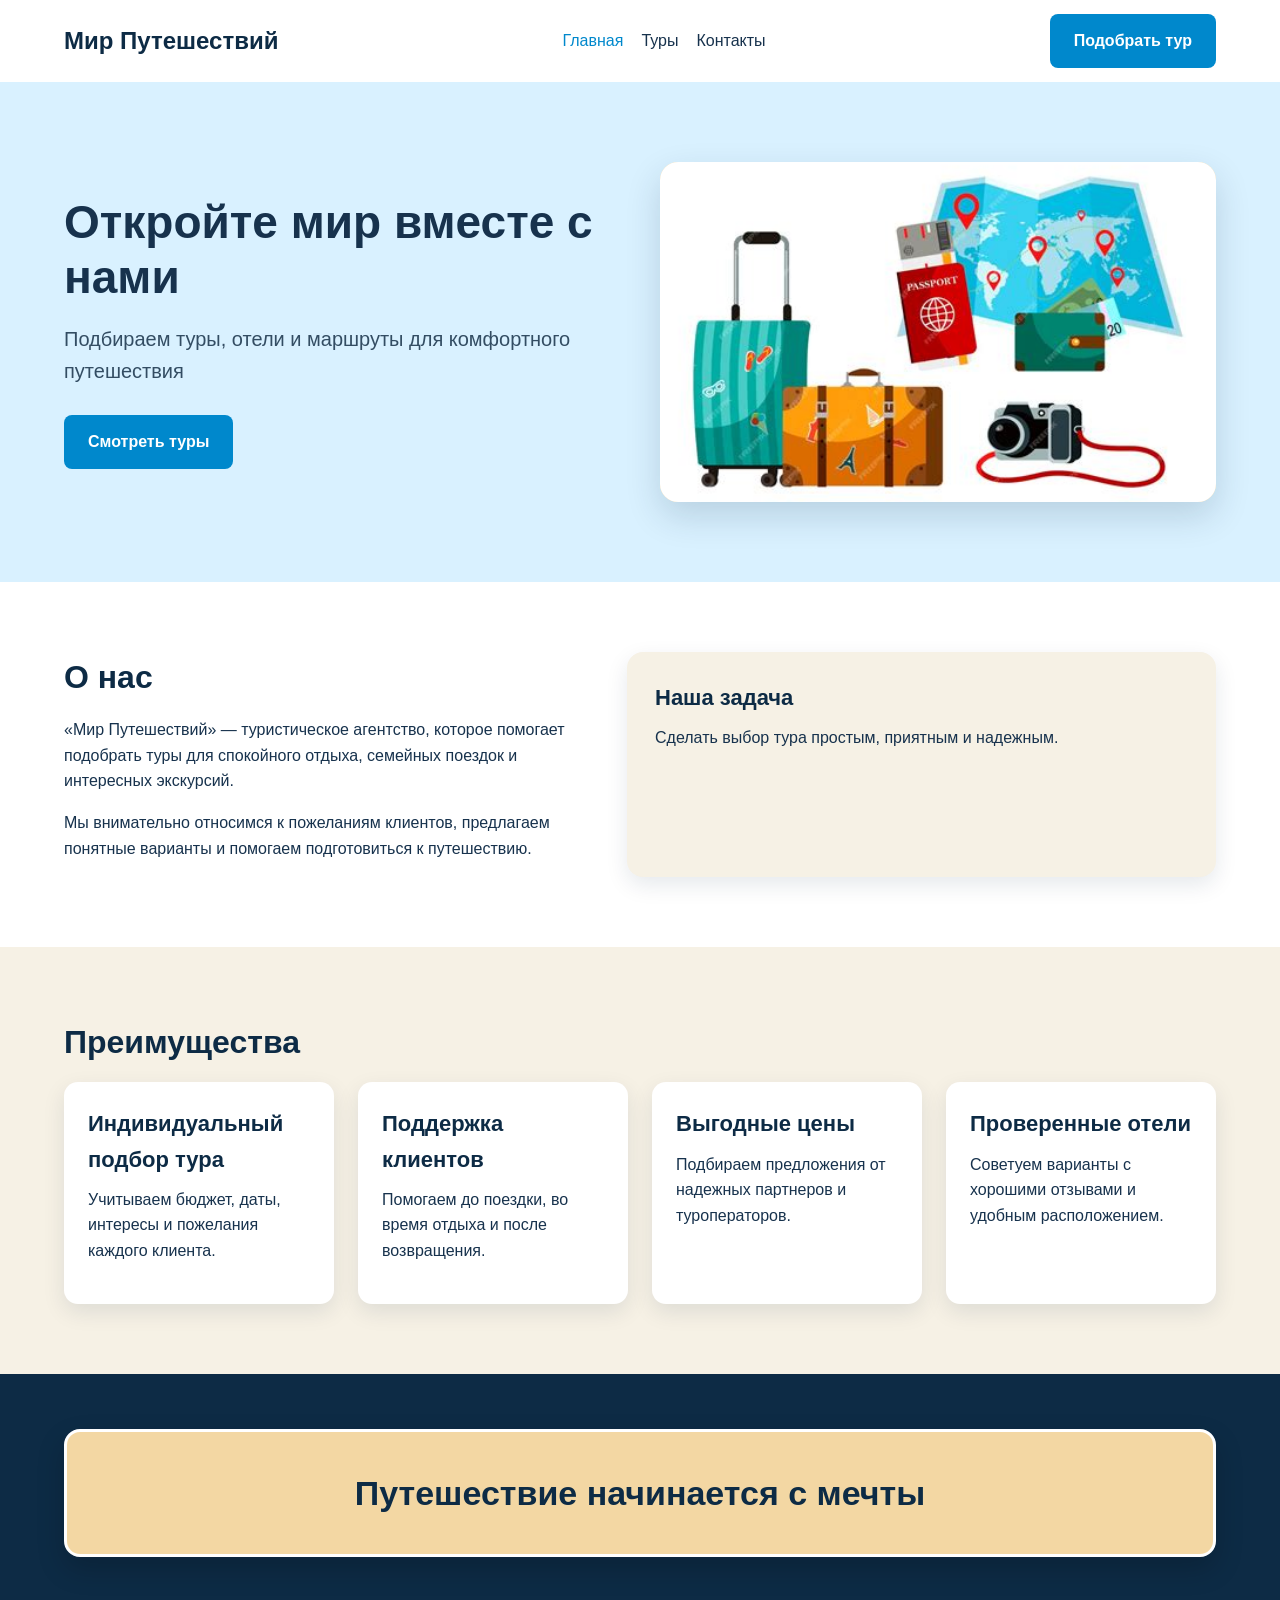
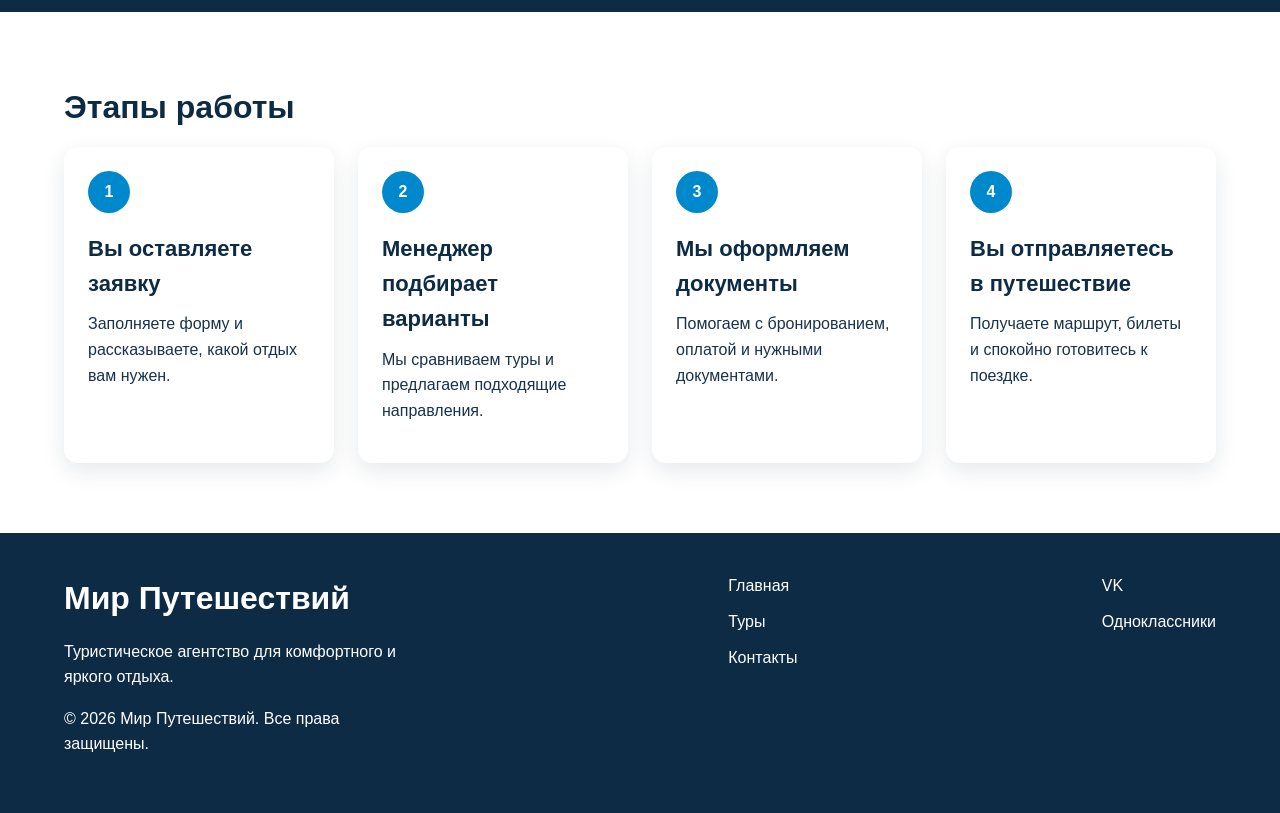
<file: index.html>
<!DOCTYPE html>
<html lang="ru">
<head>
    <!-- Настройки страницы -->
    <meta charset="UTF-8">
    <meta name="viewport" content="width=device-width, initial-scale=1.0">
    <title>Мир Путешествий — главная</title>

    <!-- Подключение общего CSS-файла -->
    <link rel="stylesheet" href="style.css">
</head>
<body>

    <!-- Шапка сайта: логотип, меню и кнопка -->
    <header class="header">
        <div class="container header-content">
            <a class="logo" href="index.html">Мир Путешествий</a>

            <!-- Главное меню сайта -->
            <nav class="menu">
                <a class="active-link" href="index.html">Главная</a>
                <a href="tours.html">Туры</a>
                <a href="contacts.html">Контакты</a>
            </nav>

            <a class="button header-button" href="contacts.html">Подобрать тур</a>
        </div>
    </header>

    <!-- Основное содержимое главной страницы -->
    <main>

        <!-- Главный экран сайта -->
        <section class="hero">
            <div class="container hero-content">
                <div class="hero-text">
                    <h1>Откройте мир вместе с нами</h1>
                    <p>Подбираем туры, отели и маршруты для комфортного путешествия</p>
                    <a class="button" href="tours.html">Смотреть туры</a>
                </div>

                <!-- Главное изображение сайта -->
                <!-- Изображение должно находиться в папке assets с именем hero.jpg -->
                <div class="hero-image">
                    <img class="hero-photo" src="assets/hero.jpg" alt="Путешествие у моря">
                </div>
            </div>
        </section>

        <!-- Раздел "О нас" -->
        <section class="section">
            <div class="container about-block">
                <div>
                    <h2>О нас</h2>
                    <p>
                        «Мир Путешествий» — туристическое агентство, которое помогает
                        подобрать туры для спокойного отдыха, семейных поездок и
                        интересных экскурсий.
                    </p>
                    <p>
                        Мы внимательно относимся к пожеланиям клиентов, предлагаем
                        понятные варианты и помогаем подготовиться к путешествию.
                    </p>
                </div>

                <div class="about-card">
                    <h3>Наша задача</h3>
                    <p>Сделать выбор тура простым, приятным и надежным.</p>
                </div>
            </div>
        </section>

        <!-- Раздел преимуществ компании -->
        <section class="section section-light">
            <div class="container">
                <h2>Преимущества</h2>

                <div class="benefit-list">
                    <article class="benefit-card">
                        <h3>Индивидуальный подбор тура</h3>
                        <p>Учитываем бюджет, даты, интересы и пожелания каждого клиента.</p>
                    </article>

                    <article class="benefit-card">
                        <h3>Поддержка клиентов</h3>
                        <p>Помогаем до поездки, во время отдыха и после возвращения.</p>
                    </article>

                    <article class="benefit-card">
                        <h3>Выгодные цены</h3>
                        <p>Подбираем предложения от надежных партнеров и туроператоров.</p>
                    </article>

                    <article class="benefit-card">
                        <h3>Проверенные отели</h3>
                        <p>Советуем варианты с хорошими отзывами и удобным расположением.</p>
                    </article>
                </div>
            </div>
        </section>

        <!-- Кастомный декоративный HTML/CSS-блок -->
        <section class="quote-section">
            <div class="container">
                <div class="quote-box">
                    <p>Путешествие начинается с мечты</p>
                </div>
            </div>
        </section>

        <!-- Раздел с этапами работы -->
        <section class="section">
            <div class="container">
                <h2>Этапы работы</h2>

                <div class="step-list">
                    <article class="step-card">
                        <span>1</span>
                        <h3>Вы оставляете заявку</h3>
                        <p>Заполняете форму и рассказываете, какой отдых вам нужен.</p>
                    </article>

                    <article class="step-card">
                        <span>2</span>
                        <h3>Менеджер подбирает варианты</h3>
                        <p>Мы сравниваем туры и предлагаем подходящие направления.</p>
                    </article>

                    <article class="step-card">
                        <span>3</span>
                        <h3>Мы оформляем документы</h3>
                        <p>Помогаем с бронированием, оплатой и нужными документами.</p>
                    </article>

                    <article class="step-card">
                        <span>4</span>
                        <h3>Вы отправляетесь в путешествие</h3>
                        <p>Получаете маршрут, билеты и спокойно готовитесь к поездке.</p>
                    </article>
                </div>
            </div>
        </section>
    </main>

    <!-- Подвал сайта -->
    <footer class="footer">
        <div class="container footer-content">
            <div class="footer-about">
                <h2>Мир Путешествий</h2>
                <p>Туристическое агентство для комфортного и яркого отдыха.</p>
                <p>© 2026 Мир Путешествий. Все права защищены.</p>
            </div>

            <!-- Меню в подвале -->
            <nav class="footer-menu">
                <a href="index.html">Главная</a>
                <a href="tours.html">Туры</a>
                <a href="contacts.html">Контакты</a>
            </nav>

            <!-- Ссылки на социальные сети -->
            <div class="footer-social">
                <a href="https://vk.com/example" target="_blank" rel="noopener noreferrer">VK</a>
                <a href="https://ok.ru/example" target="_blank" rel="noopener noreferrer">Одноклассники</a>
            </div>
        </div>
    </footer>
</body>
</html>
</file>
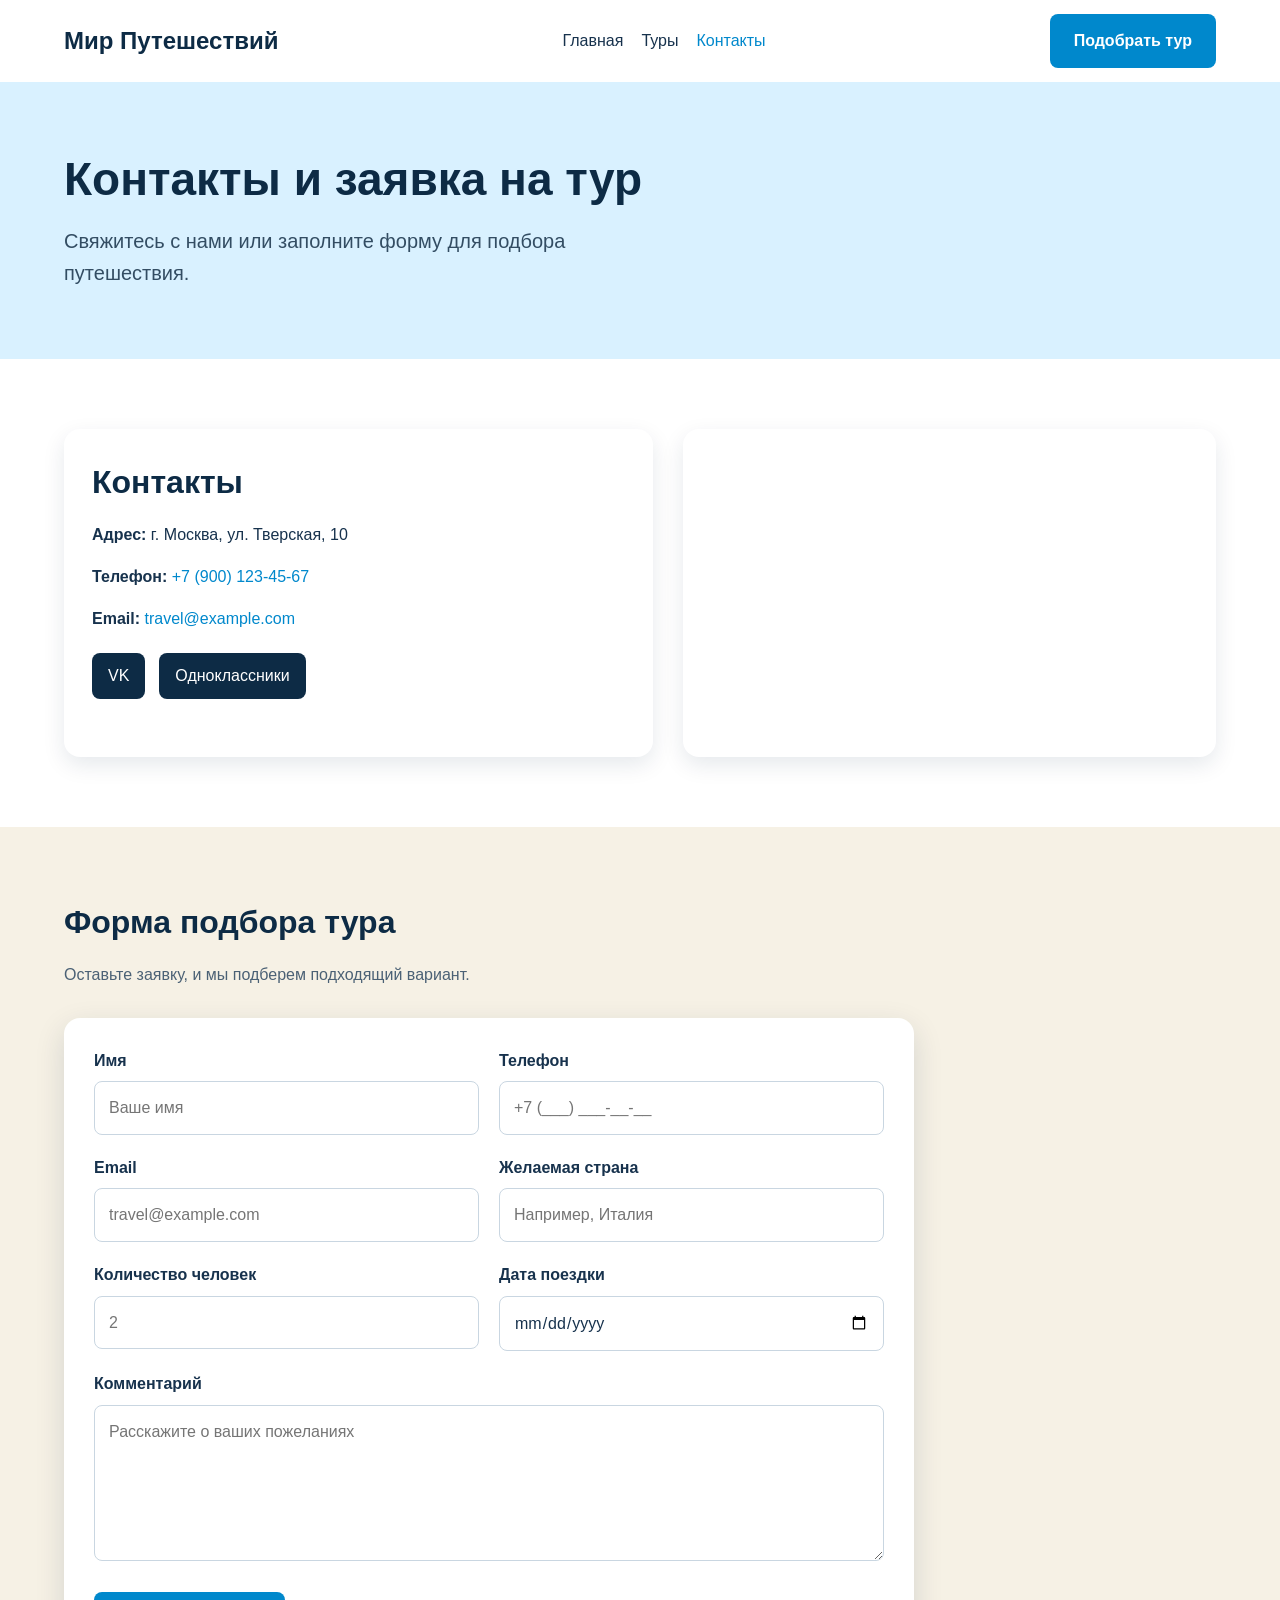
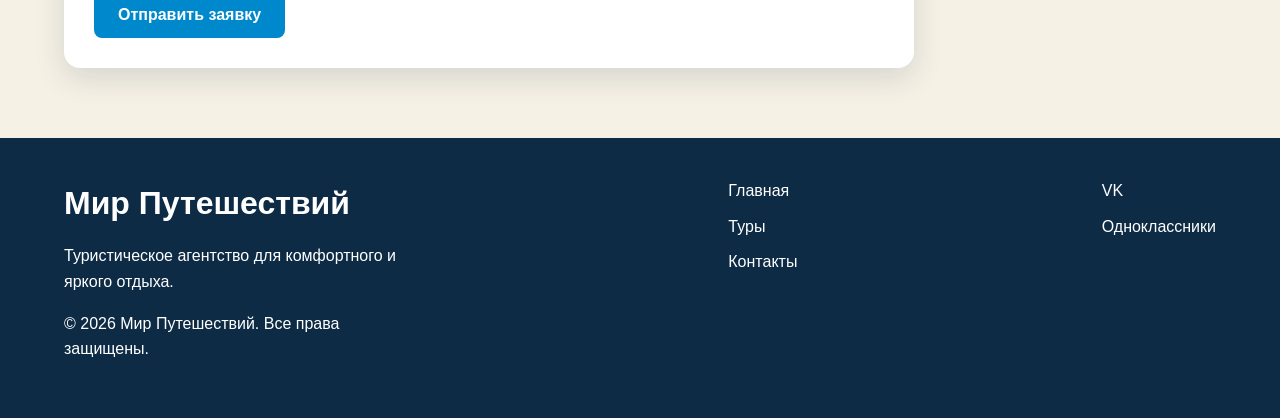
<file: contacts.html>
<!DOCTYPE html>
<html lang="ru">
<head>
    <!-- Настройки страницы -->
    <meta charset="UTF-8">
    <meta name="viewport" content="width=device-width, initial-scale=1.0">
    <title>Мир Путешествий — контакты</title>

    <!-- Подключение общего CSS-файла -->
    <link rel="stylesheet" href="./style.css">
</head>
<body>

    <!-- Шапка сайта: одинаковая на всех страницах -->
    <header class="header">
        <div class="container header-content">
            <a class="logo" href="./index.html">Мир Путешествий</a>

            <!-- Главное меню сайта -->
            <nav class="menu">
                <a href="./index.html">Главная</a>
                <a href="./tours.html">Туры</a>
                <a class="active-link" href="./contacts.html">Контакты</a>
            </nav>

            <a class="button header-button" href="#request">Подобрать тур</a>
        </div>
    </header>

    <!-- Основное содержимое страницы контактов -->
    <main>

        <!-- Верхний блок страницы -->
        <section class="page-top">
            <div class="container">
                <h1>Контакты и заявка на тур</h1>
                <p>Свяжитесь с нами или заполните форму для подбора путешествия.</p>
            </div>
        </section>

        <!-- Раздел с контактами и картой -->
        <section class="section">
            <div class="container contact-block">

                <!-- Контактная информация -->
                <article class="contact-info">
                    <h2>Контакты</h2>
                    <p><strong>Адрес:</strong> г. Москва, ул. Тверская, 10</p>
                    <p><strong>Телефон:</strong> <a href="tel:+79001234567">+7 (900) 123-45-67</a></p>
                    <p><strong>Email:</strong> <a href="mailto:travel@example.com">travel@example.com</a></p>

                    <!-- Ссылки на социальные сети -->
                    <div class="social-links">
                        <a href="https://vk.com/example" target="_blank" rel="noopener noreferrer">VK</a>
                        <a href="https://ok.ru/example" target="_blank" rel="noopener noreferrer">Одноклассники</a>
                    </div>
                </article>

                <!-- Встроенная карта -->
                <div class="map-box">
                    <iframe 
                        src="https://yandex.ru/map-widget/v1/?ll=37.615560%2C55.760186&z=14" 
                        title="Карта офиса Мир Путешествий">
                    </iframe>
                </div>
            </div>
        </section>

        <!-- Раздел с формой заявки -->
        <section class="section section-light" id="request">
            <div class="container">
                <h2>Форма подбора тура</h2>
                <p class="section-text">Оставьте заявку, и мы подберем подходящий вариант.</p>

                <!-- Форма заявки -->
                <!-- JavaScript не используется. Форма отправляется через mailto -->
                <form class="request-form" action="mailto:travel@example.com" method="post" enctype="text/plain">

                    <!-- Первая строка формы -->
                    <div class="form-row">
                        <div class="form-field">
                            <label for="name">Имя</label>
                            <input type="text" id="name" name="Имя" placeholder="Ваше имя" required>
                        </div>

                        <div class="form-field">
                            <label for="phone">Телефон</label>
                            <input type="tel" id="phone" name="Телефон" placeholder="+7 (___) ___-__-__" required>
                        </div>
                    </div>

                    <!-- Вторая строка формы -->
                    <div class="form-row">
                        <div class="form-field">
                            <label for="email">Email</label>
                            <input type="email" id="email" name="Email" placeholder="travel@example.com" required>
                        </div>

                        <div class="form-field">
                            <label for="country">Желаемая страна</label>
                            <input type="text" id="country" name="Желаемая страна" placeholder="Например, Италия" required>
                        </div>
                    </div>

                    <!-- Третья строка формы -->
                    <div class="form-row">
                        <div class="form-field">
                            <label for="people">Количество человек</label>
                            <input type="number" id="people" name="Количество человек" min="1" placeholder="2" required>
                        </div>

                        <div class="form-field">
                            <label for="date">Дата поездки</label>
                            <input type="date" id="date" name="Дата поездки" required>
                        </div>
                    </div>

                    <!-- Поле для комментария -->
                    <div class="form-field">
                        <label for="comment">Комментарий</label>
                        <textarea id="comment" name="Комментарий" rows="5" placeholder="Расскажите о ваших пожеланиях"></textarea>
                    </div>

                    <!-- Кнопка отправки формы -->
                    <button class="button form-button" type="submit">Отправить заявку</button>
                </form>
            </div>
        </section>
    </main>

    <!-- Подвал сайта -->
    <footer class="footer">
        <div class="container footer-content">
            <div class="footer-about">
                <h2>Мир Путешествий</h2>
                <p>Туристическое агентство для комфортного и яркого отдыха.</p>
                <p>© 2026 Мир Путешествий. Все права защищены.</p>
            </div>

            <!-- Меню в подвале -->
            <nav class="footer-menu">
                <a href="./index.html">Главная</a>
                <a href="./tours.html">Туры</a>
                <a href="./contacts.html">Контакты</a>
            </nav>

            <!-- Ссылки на социальные сети -->
            <div class="footer-social">
                <a href="https://vk.com/example" target="_blank" rel="noopener noreferrer">VK</a>
                <a href="https://ok.ru/example" target="_blank" rel="noopener noreferrer">Одноклассники</a>
            </div>
        </div>
    </footer>
</body>
</html>
</file>
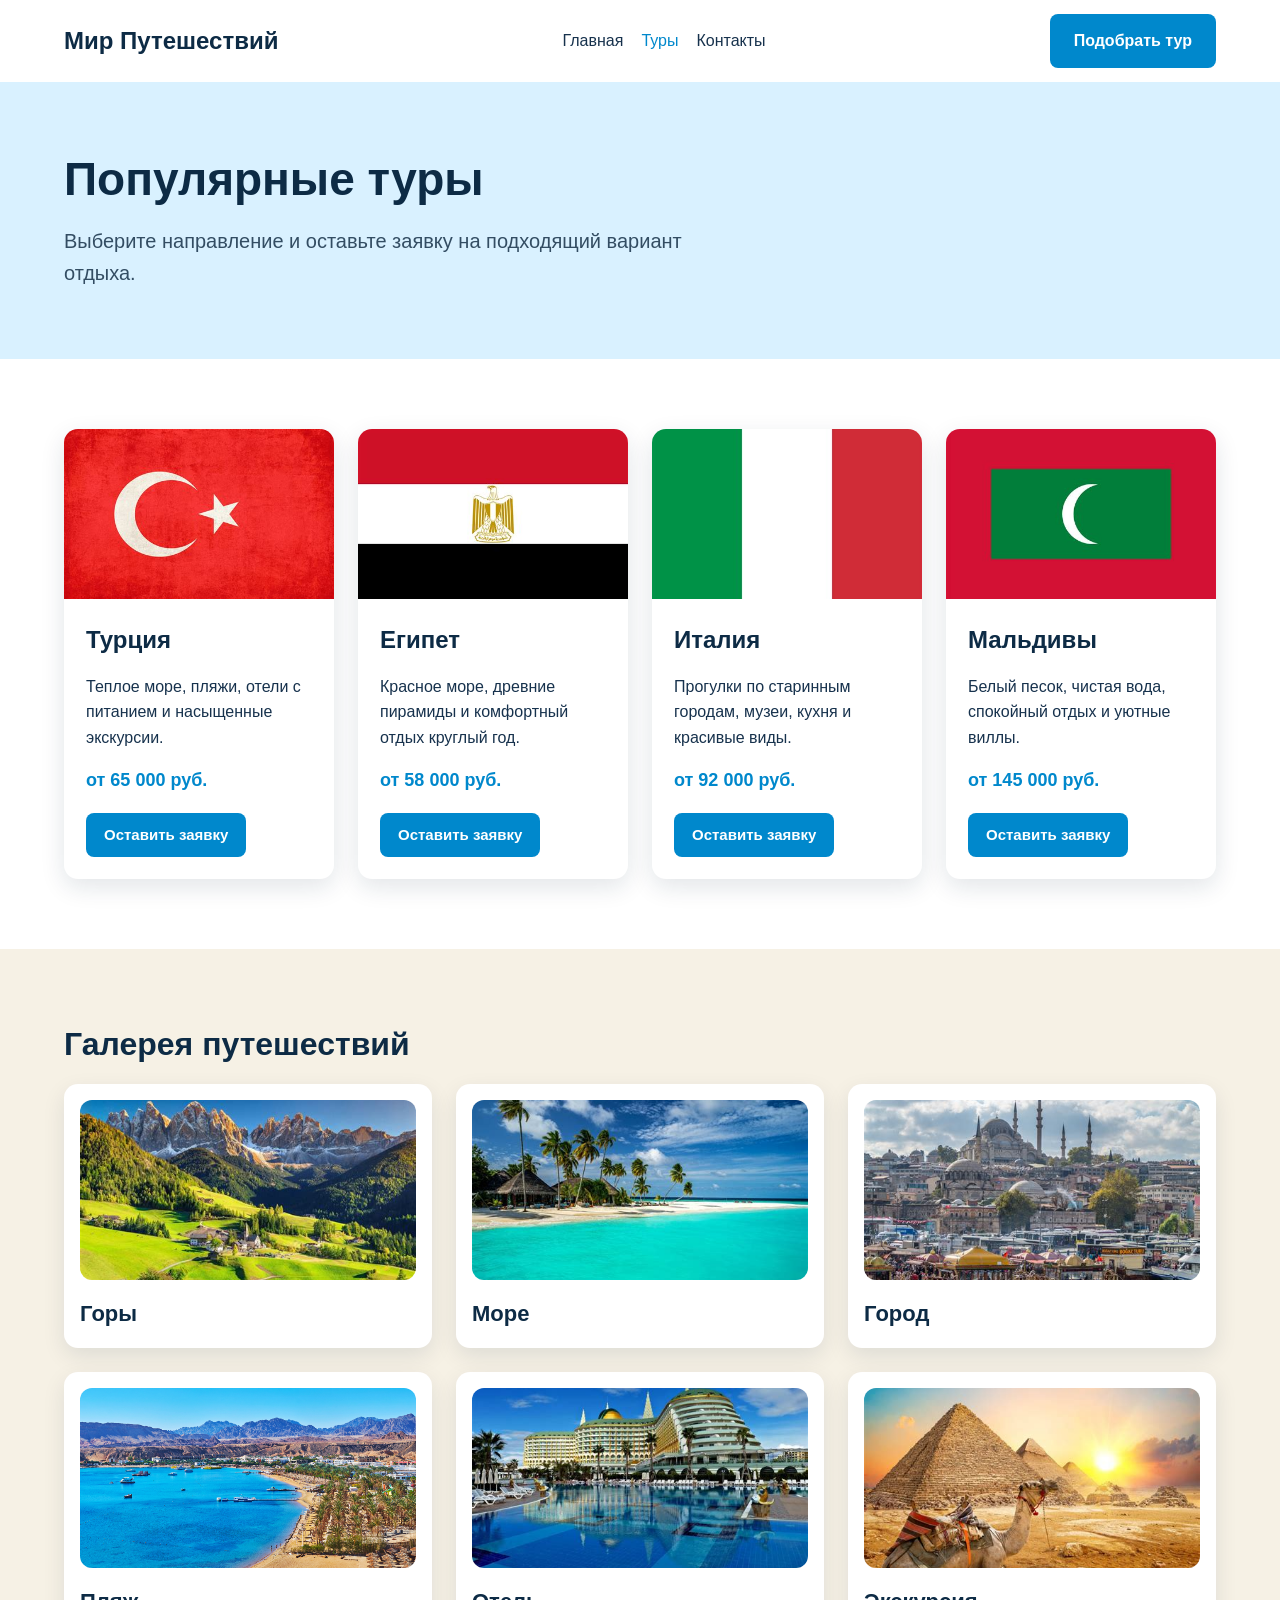
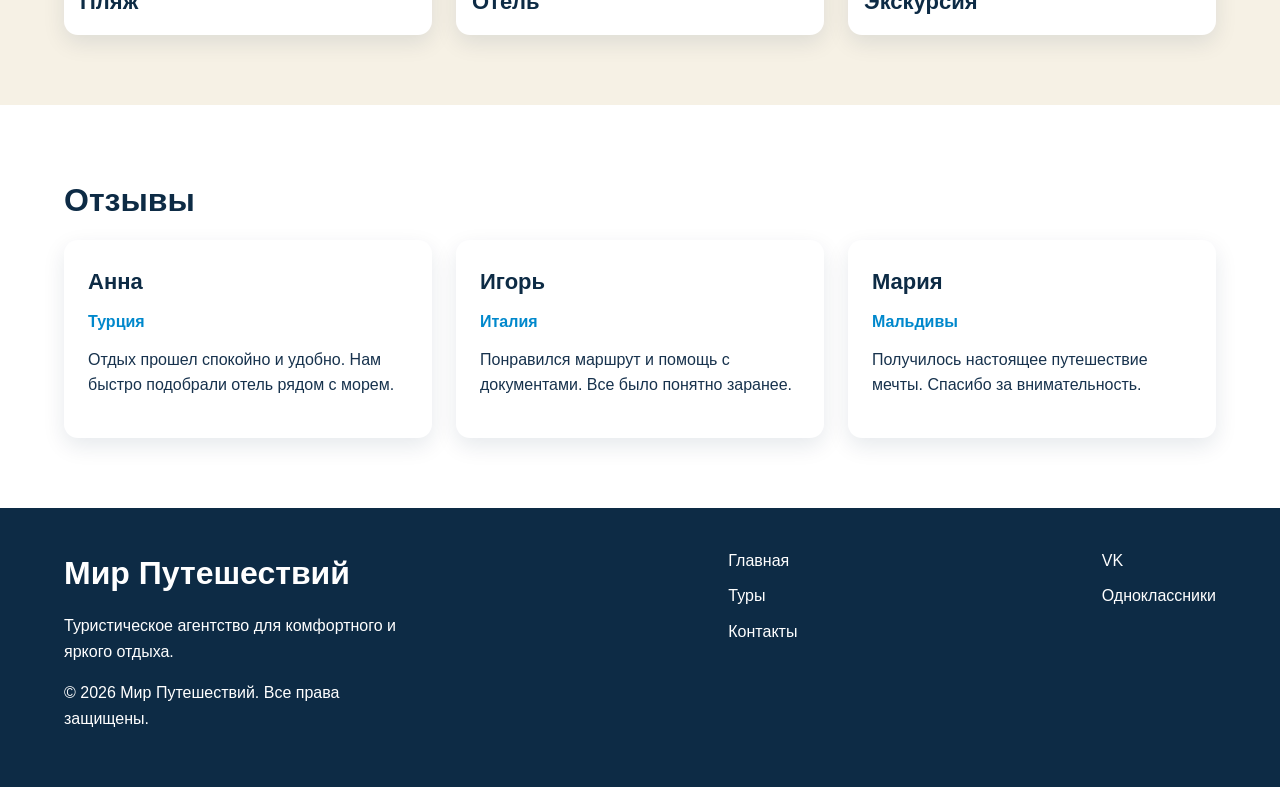
<file: tours.html>
<!DOCTYPE html>
<html lang="ru">
<head>
    <meta charset="UTF-8">
    <meta name="viewport" content="width=device-width, initial-scale=1.0">
    <title>Мир Путешествий — туры</title>
    <link rel="stylesheet" href="./style.css">
</head>
<body>
    <header class="header">
        <div class="container header-content">
            <a class="logo" href="./index.html">Мир Путешествий</a>

            <nav class="menu">
                <a href="./index.html">Главная</a>
                <a class="active-link" href="./tours.html">Туры</a>
                <a href="./contacts.html">Контакты</a>
            </nav>

            <a class="button header-button" href="./contacts.html">Подобрать тур</a>
        </div>
    </header>

    <main>
        <section class="page-top">
            <div class="container">
                <h1>Популярные туры</h1>
                <p>Выберите направление и оставьте заявку на подходящий вариант отдыха.</p>
            </div>
        </section>

        <section class="section">
            <div class="container">
                <div class="tour-list">
                    <article class="tour-card">
                        <img class="tour-image" src="./assets/turkey.jpg" alt="Турция">
                        <div class="tour-info">
                            <h2>Турция</h2>
                            <p>Теплое море, пляжи, отели с питанием и насыщенные экскурсии.</p>
                            <p class="price">от 65 000 руб.</p>
                            <a class="small-button" href="./contacts.html">Оставить заявку</a>
                        </div>
                    </article>

                    <article class="tour-card">
                        <img class="tour-image" src="./assets/egypt.jpg" alt="Египет">
                        <div class="tour-info">
                            <h2>Египет</h2>
                            <p>Красное море, древние пирамиды и комфортный отдых круглый год.</p>
                            <p class="price">от 58 000 руб.</p>
                            <a class="small-button" href="./contacts.html">Оставить заявку</a>
                        </div>
                    </article>

                    <article class="tour-card">
                        <img class="tour-image" src="./assets/italy.jpg" alt="Италия">
                        <div class="tour-info">
                            <h2>Италия</h2>
                            <p>Прогулки по старинным городам, музеи, кухня и красивые виды.</p>
                            <p class="price">от 92 000 руб.</p>
                            <a class="small-button" href="./contacts.html">Оставить заявку</a>
                        </div>
                    </article>

                    <article class="tour-card">
                        <img class="tour-image" src="./assets/maldives.jpg" alt="Мальдивы">
                        <div class="tour-info">
                            <h2>Мальдивы</h2>
                            <p>Белый песок, чистая вода, спокойный отдых и уютные виллы.</p>
                            <p class="price">от 145 000 руб.</p>
                            <a class="small-button" href="./contacts.html">Оставить заявку</a>
                        </div>
                    </article>
                </div>
            </div>
        </section>

        <section class="section section-light">
            <div class="container">
                <h2>Галерея путешествий</h2>

                <div class="gallery-list">
                    <article class="gallery-card">
                        <img class="gallery-image" src="./assets/gallery-1.jpg" alt="Горы">
                        <h3>Горы</h3>
                    </article>

                    <article class="gallery-card">
                        <img class="gallery-image" src="./assets/gallery-2.jpg" alt="Море">
                        <h3>Море</h3>
                    </article>

                    <article class="gallery-card">
                        <img class="gallery-image" src="./assets/gallery-3.jpg" alt="Город">
                        <h3>Город</h3>
                    </article>

                    <article class="gallery-card">
                        <img class="gallery-image" src="./assets/gallery-4.jpg" alt="Пляж">
                        <h3>Пляж</h3>
                    </article>

                    <article class="gallery-card">
                        <img class="gallery-image" src="./assets/gallery-5.jpg" alt="Отель">
                        <h3>Отель</h3>
                    </article>

                    <article class="gallery-card">
                        <img class="gallery-image" src="./assets/gallery-6.jpg" alt="Экскурсия">
                        <h3>Экскурсия</h3>
                    </article>
                </div>
            </div>
        </section>

        <section class="section">
            <div class="container">
                <h2>Отзывы</h2>

                <div class="review-list">
                    <article class="review-card">
                        <h3>Анна</h3>
                        <p class="review-place">Турция</p>
                        <p>Отдых прошел спокойно и удобно. Нам быстро подобрали отель рядом с морем.</p>
                    </article>

                    <article class="review-card">
                        <h3>Игорь</h3>
                        <p class="review-place">Италия</p>
                        <p>Понравился маршрут и помощь с документами. Все было понятно заранее.</p>
                    </article>

                    <article class="review-card">
                        <h3>Мария</h3>
                        <p class="review-place">Мальдивы</p>
                        <p>Получилось настоящее путешествие мечты. Спасибо за внимательность.</p>
                    </article>
                </div>
            </div>
        </section>
    </main>

    <footer class="footer">
        <div class="container footer-content">
            <div class="footer-about">
                <h2>Мир Путешествий</h2>
                <p>Туристическое агентство для комфортного и яркого отдыха.</p>
                <p>© 2026 Мир Путешествий. Все права защищены.</p>
            </div>

            <nav class="footer-menu">
                <a href="./index.html">Главная</a>
                <a href="./tours.html">Туры</a>
                <a href="./contacts.html">Контакты</a>
            </nav>

            <div class="footer-social">
                <a href="https://vk.com/example" target="_blank">VK</a>
                <a href="https://ok.ru/example" target="_blank">Одноклассники</a>
            </div>
        </div>
    </footer>
</body>
</html>
</file>
<file: style.css>
/* Общие настройки для всех элементов */
* {
    box-sizing: border-box;
}

/* Общие стили страницы */
body {
    margin: 0;
    font-family: Arial, sans-serif;
    color: #17324d;
    background-color: #ffffff;
    line-height: 1.6;
}

/* Общие стили ссылок */
a {
    color: inherit;
    text-decoration: none;
}

/* Общие стили изображений */
img {
    max-width: 100%;
}

/* Контейнер ограничивает ширину содержимого */
.container {
    width: 90%;
    max-width: 1180px;
    margin: 0 auto;
}

/* Общий класс для больших секций */
.section {
    padding: 70px 0;
}

/* Светлый фон для отдельных секций */
.section-light {
    background-color: #f6f1e5;
}

/* Убираем верхние отступы у заголовков и абзацев */
h1,
h2,
h3,
p {
    margin-top: 0;
}

/* Главный заголовок */
h1 {
    font-size: 46px;
    line-height: 1.2;
    margin-bottom: 18px;
}

/* Заголовки разделов */
h2 {
    font-size: 32px;
    margin-bottom: 14px;
    color: #0d2b45;
}

/* Заголовки карточек */
h3 {
    font-size: 22px;
    margin-bottom: 10px;
    color: #0d2b45;
}

/* Небольшой текст под заголовком */
.section-text {
    max-width: 620px;
    margin-bottom: 30px;
    color: #4b6175;
}

/* Общие стили кнопок */
.button,
.small-button {
    display: inline-block;
    background-color: #0088cc;
    color: #ffffff;
    border: none;
    border-radius: 8px;
    font-weight: 700;
    cursor: pointer;
}

/* Большая кнопка */
.button {
    padding: 14px 24px;
    font-size: 16px;
}

/* Маленькая кнопка */
.small-button {
    padding: 10px 18px;
    font-size: 15px;
}

/* Эффект при наведении на кнопки */
.button:hover,
.small-button:hover {
    background-color: #006da3;
}

/* Шапка сайта */
.header {
    background-color: #ffffff;
    box-shadow: 0 2px 12px rgba(13, 43, 69, 0.12);
}

/* Внутренняя часть шапки */
.header-content {
    min-height: 82px;
    display: flex;
    align-items: center;
    justify-content: space-between;
    gap: 24px;
}

/* Логотип сайта */
.logo {
    font-size: 24px;
    font-weight: 700;
    color: #0d2b45;
}

/* Меню навигации */
.menu {
    display: flex;
    flex-wrap: wrap;
    justify-content: center;
    gap: 18px;
    font-size: 16px;
}

/* Активная ссылка и наведение на ссылки меню */
.menu a:hover,
.active-link {
    color: #0088cc;
}

/* Кнопка в шапке */
.header-button {
    white-space: nowrap;
}

/* Главный экран на главной странице */
.hero {
    padding: 80px 0;
    background-color: #d9f1ff;
}

/* Контент главного экрана */
.hero-content {
    display: flex;
    align-items: center;
    gap: 40px;
}

/* Текстовая часть главного экрана */
.hero-text {
    flex: 1;
}

/* Описание на главном экране */
.hero-text p {
    max-width: 560px;
    margin-bottom: 28px;
    font-size: 20px;
    color: #334d63;
}

/* Блок с главным изображением */
.hero-image {
    flex: 1;
    overflow: hidden;
    background-color: #f3d7a3;
    border-radius: 18px;
    box-shadow: 0 14px 35px rgba(13, 43, 69, 0.16);
}

/* Главное изображение */
.hero-photo {
    width: 100%;
    height: 340px;
    display: block;
    object-fit: cover;
}

/* Верхний блок на внутренних страницах */
.page-top {
    padding: 70px 0;
    color: #0d2b45;
    background-color: #d9f1ff;
}

/* Текст в верхнем блоке внутренних страниц */
.page-top p {
    max-width: 620px;
    margin-bottom: 0;
    font-size: 20px;
    color: #334d63;
}

/* Раздел "О нас" */
.about-block {
    display: flex;
    gap: 30px;
    align-items: stretch;
}

/* Колонки в разделе "О нас" */
.about-block div {
    flex: 1;
}

/* Карточка в разделе "О нас" */
.about-card {
    padding: 28px;
    background-color: #f6f1e5;
    border-radius: 16px;
    box-shadow: 0 8px 22px rgba(13, 43, 69, 0.1);
}

/* Сетка карточек туров */
.tour-list {
    display: grid;
    grid-template-columns: repeat(4, 1fr);
    gap: 24px;
}

/* Карточка тура */
.tour-card {
    overflow: hidden;
    background-color: #ffffff;
    border-radius: 14px;
    box-shadow: 0 8px 24px rgba(13, 43, 69, 0.12);
}

/* Изображение тура */
.tour-image {
    width: 100%;
    height: 170px;
    display: block;
    object-fit: cover;
    background-color: #bde7ff;
}

/* Текстовая часть карточки тура */
.tour-info {
    padding: 22px;
}

/* Заголовок карточки тура */
.tour-info h2 {
    font-size: 24px;
}

/* Цена тура */
.price {
    margin-bottom: 18px;
    font-size: 18px;
    font-weight: 700;
    color: #0088cc;
}

/* Сетка преимуществ */
.benefit-list {
    display: grid;
    grid-template-columns: repeat(4, 1fr);
    gap: 24px;
}

/* Карточка преимущества */
.benefit-card {
    padding: 24px;
    background-color: #ffffff;
    border-radius: 14px;
    box-shadow: 0 8px 22px rgba(13, 43, 69, 0.1);
}

/* Кастомный декоративный блок */
.quote-section {
    padding: 55px 0;
    background-color: #0d2b45;
}

/* Внутренняя часть декоративного блока */
.quote-box {
    padding: 34px;
    text-align: center;
    background-color: #f3d7a3;
    border: 3px solid #ffffff;
    border-radius: 16px;
    box-shadow: 0 12px 28px rgba(0, 0, 0, 0.18);
}

/* Текст в декоративном блоке */
.quote-box p {
    margin-bottom: 0;
    font-size: 34px;
    font-weight: 700;
    color: #0d2b45;
}

/* Сетка галереи */
.gallery-list {
    display: grid;
    grid-template-columns: repeat(3, 1fr);
    gap: 24px;
}

/* Карточка галереи */
.gallery-card {
    padding: 16px;
    background-color: #ffffff;
    border-radius: 14px;
    box-shadow: 0 8px 22px rgba(13, 43, 69, 0.1);
    transition: 0.2s;
}

/* Эффект при наведении на карточку галереи */
.gallery-card:hover {
    box-shadow: 0 14px 30px rgba(13, 43, 69, 0.2);
    transform: scale(1.03);
}

/* Изображение в галерее */
.gallery-image {
    width: 100%;
    height: 180px;
    display: block;
    object-fit: cover;
    margin-bottom: 16px;
    background-color: #f3d7a3;
    border-radius: 12px;
}

/* Заголовок карточки галереи */
.gallery-card h3 {
    margin-bottom: 0;
}

/* Сетка этапов работы */
.step-list {
    display: grid;
    grid-template-columns: repeat(4, 1fr);
    gap: 24px;
}

/* Карточка этапа */
.step-card {
    padding: 24px;
    background-color: #ffffff;
    border-radius: 14px;
    box-shadow: 0 8px 22px rgba(13, 43, 69, 0.1);
}

/* Номер этапа */
.step-card span {
    width: 42px;
    height: 42px;
    display: flex;
    align-items: center;
    justify-content: center;
    margin-bottom: 18px;
    color: #ffffff;
    font-weight: 700;
    background-color: #0088cc;
    border-radius: 50%;
}

/* Сетка отзывов */
.review-list {
    display: grid;
    grid-template-columns: repeat(3, 1fr);
    gap: 24px;
}

/* Карточка отзыва */
.review-card {
    padding: 24px;
    background-color: #ffffff;
    border-radius: 14px;
    box-shadow: 0 8px 22px rgba(13, 43, 69, 0.1);
}

/* Направление путешествия в отзыве */
.review-place {
    margin-bottom: 12px;
    font-weight: 700;
    color: #0088cc;
}

/* Блок контактов и карты */
.contact-block {
    display: flex;
    gap: 30px;
}

/* Одинаковая ширина для контактов и карты */
.contact-info,
.map-box {
    flex: 1;
}

/* Карточка с контактной информацией */
.contact-info {
    padding: 28px;
    background-color: #ffffff;
    border-radius: 16px;
    box-shadow: 0 8px 22px rgba(13, 43, 69, 0.1);
}

/* Ссылки в блоке контактов */
.contact-info a {
    color: #0088cc;
}

/* Ссылки на социальные сети */
.social-links {
    display: flex;
    flex-wrap: wrap;
    gap: 14px;
    margin-top: 22px;
}

/* Кнопки социальных сетей */
.social-links a {
    padding: 10px 16px;
    color: #ffffff;
    background-color: #0d2b45;
    border-radius: 8px;
}

/* Блок с картой */
.map-box {
    min-height: 320px;
    overflow: hidden;
    border-radius: 16px;
    box-shadow: 0 8px 22px rgba(13, 43, 69, 0.1);
}

/* Встроенная карта */
.map-box iframe {
    width: 100%;
    height: 100%;
    min-height: 320px;
    border: 0;
}

/* Форма заявки */
.request-form {
    max-width: 850px;
    padding: 30px;
    background-color: #ffffff;
    border-radius: 16px;
    box-shadow: 0 10px 30px rgba(13, 43, 69, 0.14);
}

/* Строка формы */
.form-row {
    display: flex;
    gap: 20px;
}

/* Поле формы */
.form-field {
    width: 100%;
    margin-bottom: 20px;
}

/* Подпись к полю формы */
.form-field label {
    display: block;
    margin-bottom: 8px;
    font-weight: 700;
}

/* Поля ввода и текстовое поле */
.form-field input,
.form-field textarea {
    width: 100%;
    padding: 13px 14px;
    font: inherit;
    color: #17324d;
    border: 1px solid #c9d6e1;
    border-radius: 8px;
}

/* Текстовое поле можно растягивать только по вертикали */
.form-field textarea {
    resize: vertical;
}

/* Выделение поля при нажатии */
.form-field input:focus,
.form-field textarea:focus {
    outline: none;
    border-color: #0088cc;
}

/* Кнопка формы */
.form-button {
    margin-top: 4px;
}

/* Подвал сайта */
.footer {
    padding: 40px 0;
    color: #ffffff;
    background-color: #0d2b45;
}

/* Внутренняя часть подвала */
.footer-content {
    display: flex;
    justify-content: space-between;
    gap: 30px;
}

/* Текстовая часть подвала */
.footer-about {
    max-width: 360px;
}

/* Заголовок в подвале */
.footer-about h2 {
    color: #ffffff;
}

/* Меню и социальные сети в подвале */
.footer-menu,
.footer-social {
    display: flex;
    flex-direction: column;
    gap: 10px;
}

/* Эффект при наведении на ссылки в подвале */
.footer-menu a:hover,
.footer-social a:hover {
    color: #f3d7a3;
}

/* Адаптивность для планшетов */
@media (max-width: 1000px) {
    .header-content,
    .hero-content,
    .about-block,
    .contact-block,
    .footer-content {
        flex-direction: column;
        align-items: flex-start;
    }

    .tour-list,
    .benefit-list,
    .step-list {
        grid-template-columns: repeat(2, 1fr);
    }

    .gallery-list,
    .review-list {
        grid-template-columns: repeat(2, 1fr);
    }

    .header-button {
        align-self: flex-start;
    }
}

/* Адаптивность для телефонов */
@media (max-width: 600px) {
    .section {
        padding: 50px 0;
    }

    h1 {
        font-size: 34px;
    }

    h2 {
        font-size: 28px;
    }

    .hero,
    .page-top {
        padding: 55px 0;
    }

    .hero-photo {
        height: 230px;
    }

    .tour-list,
    .benefit-list,
    .gallery-list,
    .step-list,
    .review-list {
        grid-template-columns: 1fr;
    }

    .form-row {
        flex-direction: column;
        gap: 0;
    }

    .request-form {
        padding: 22px;
    }

    .quote-box p {
        font-size: 26px;
    }
}
</file>
